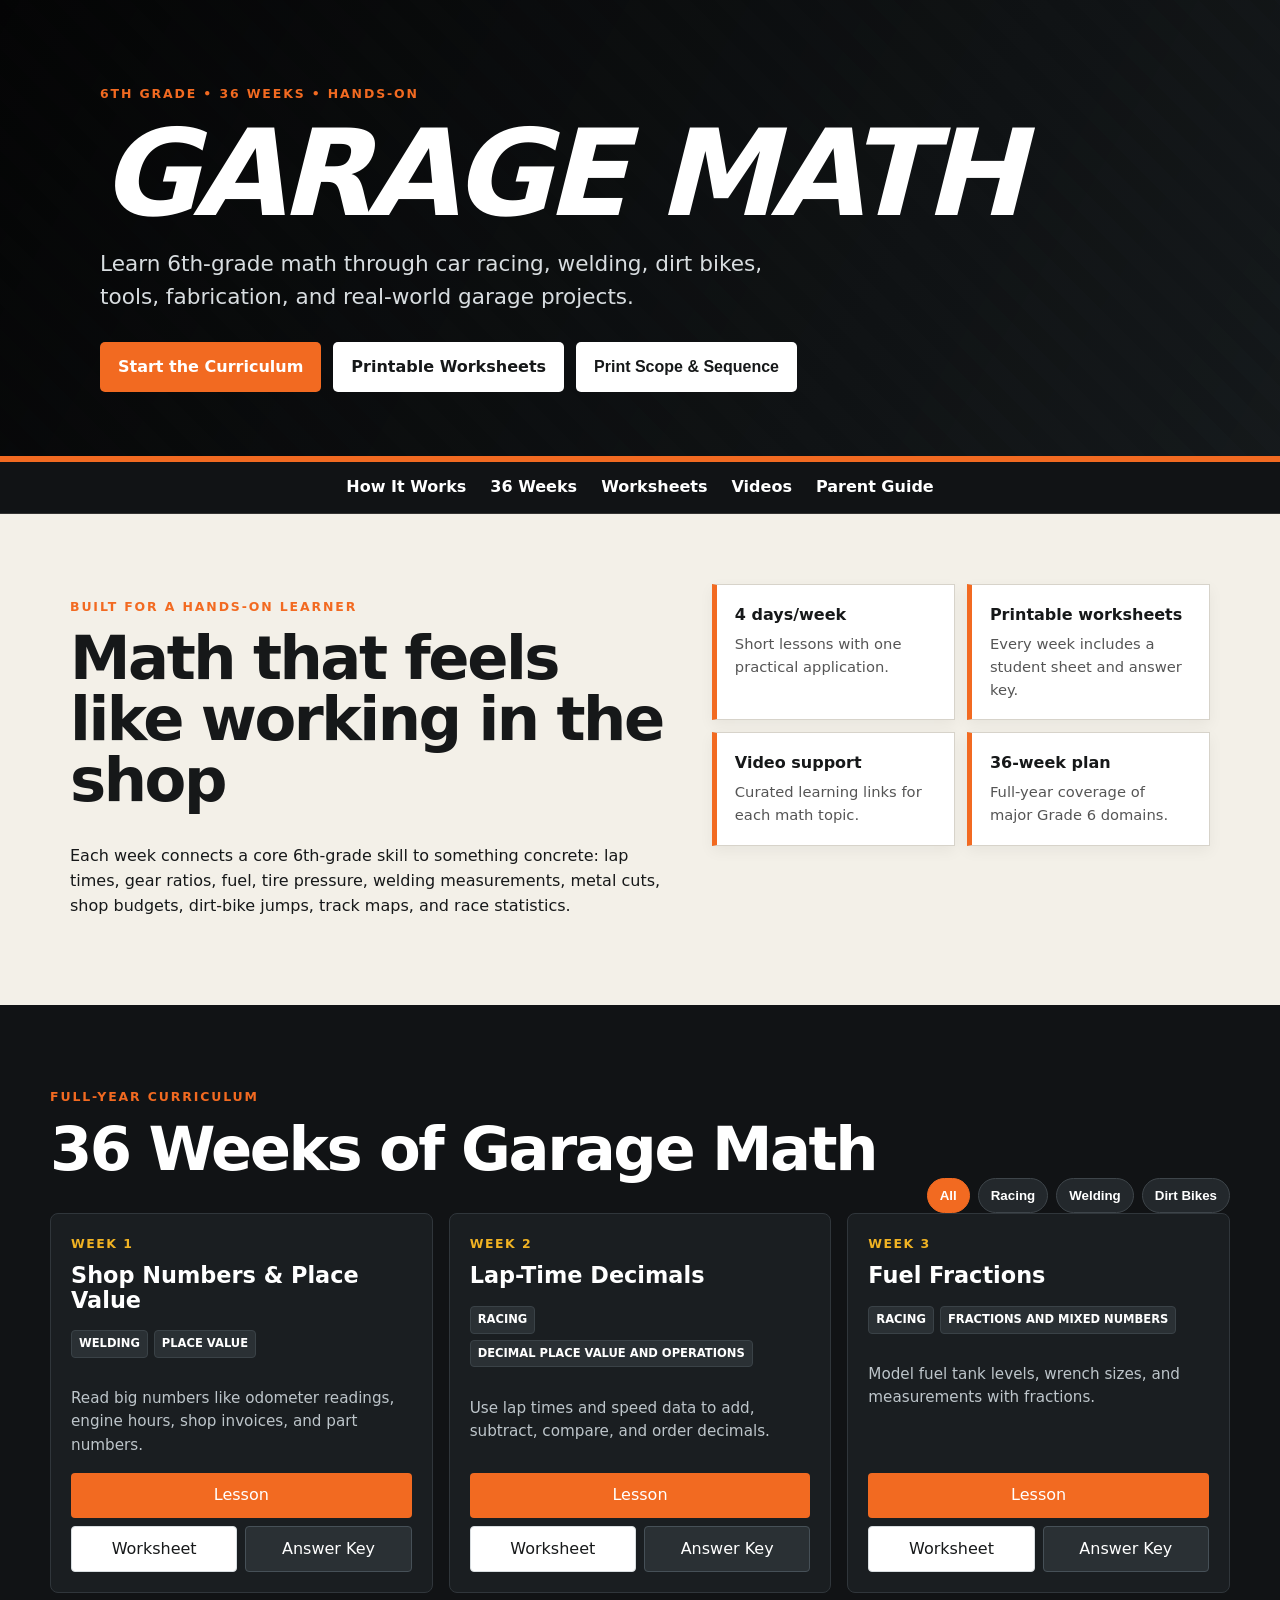
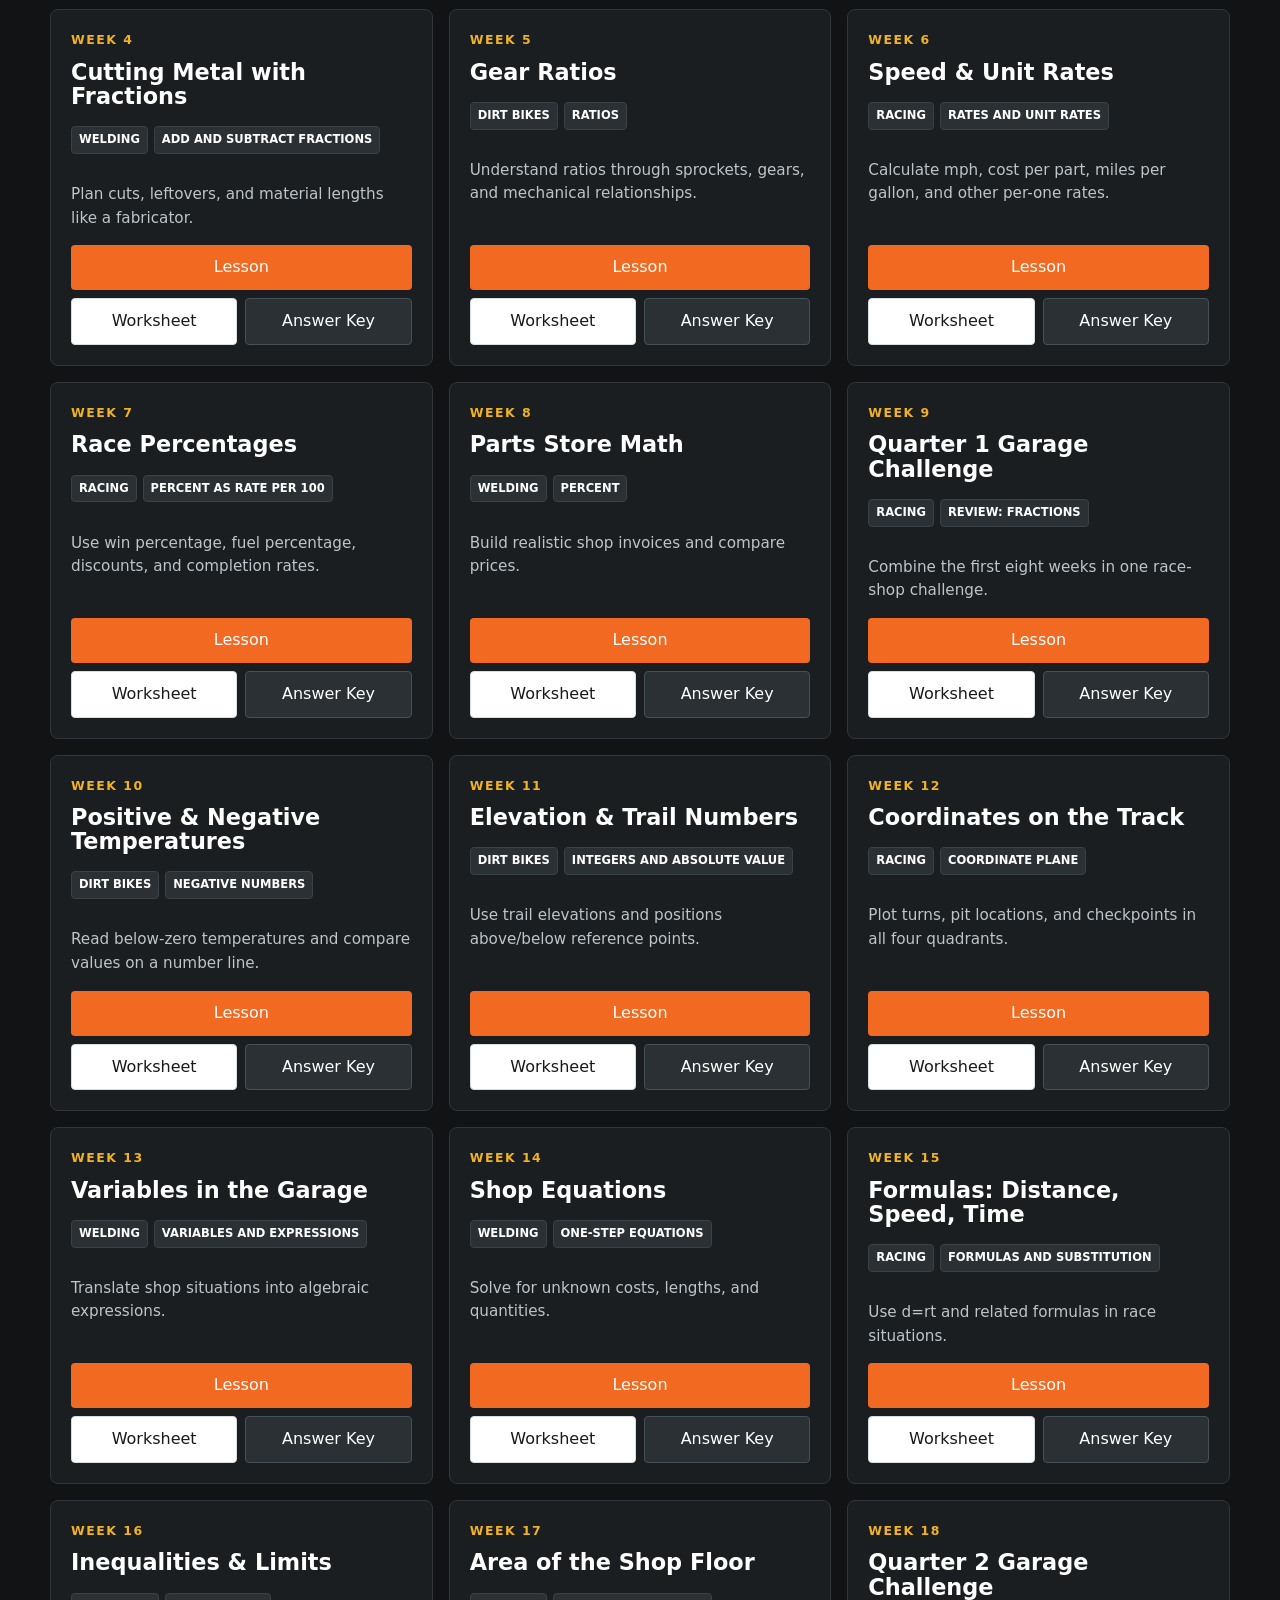
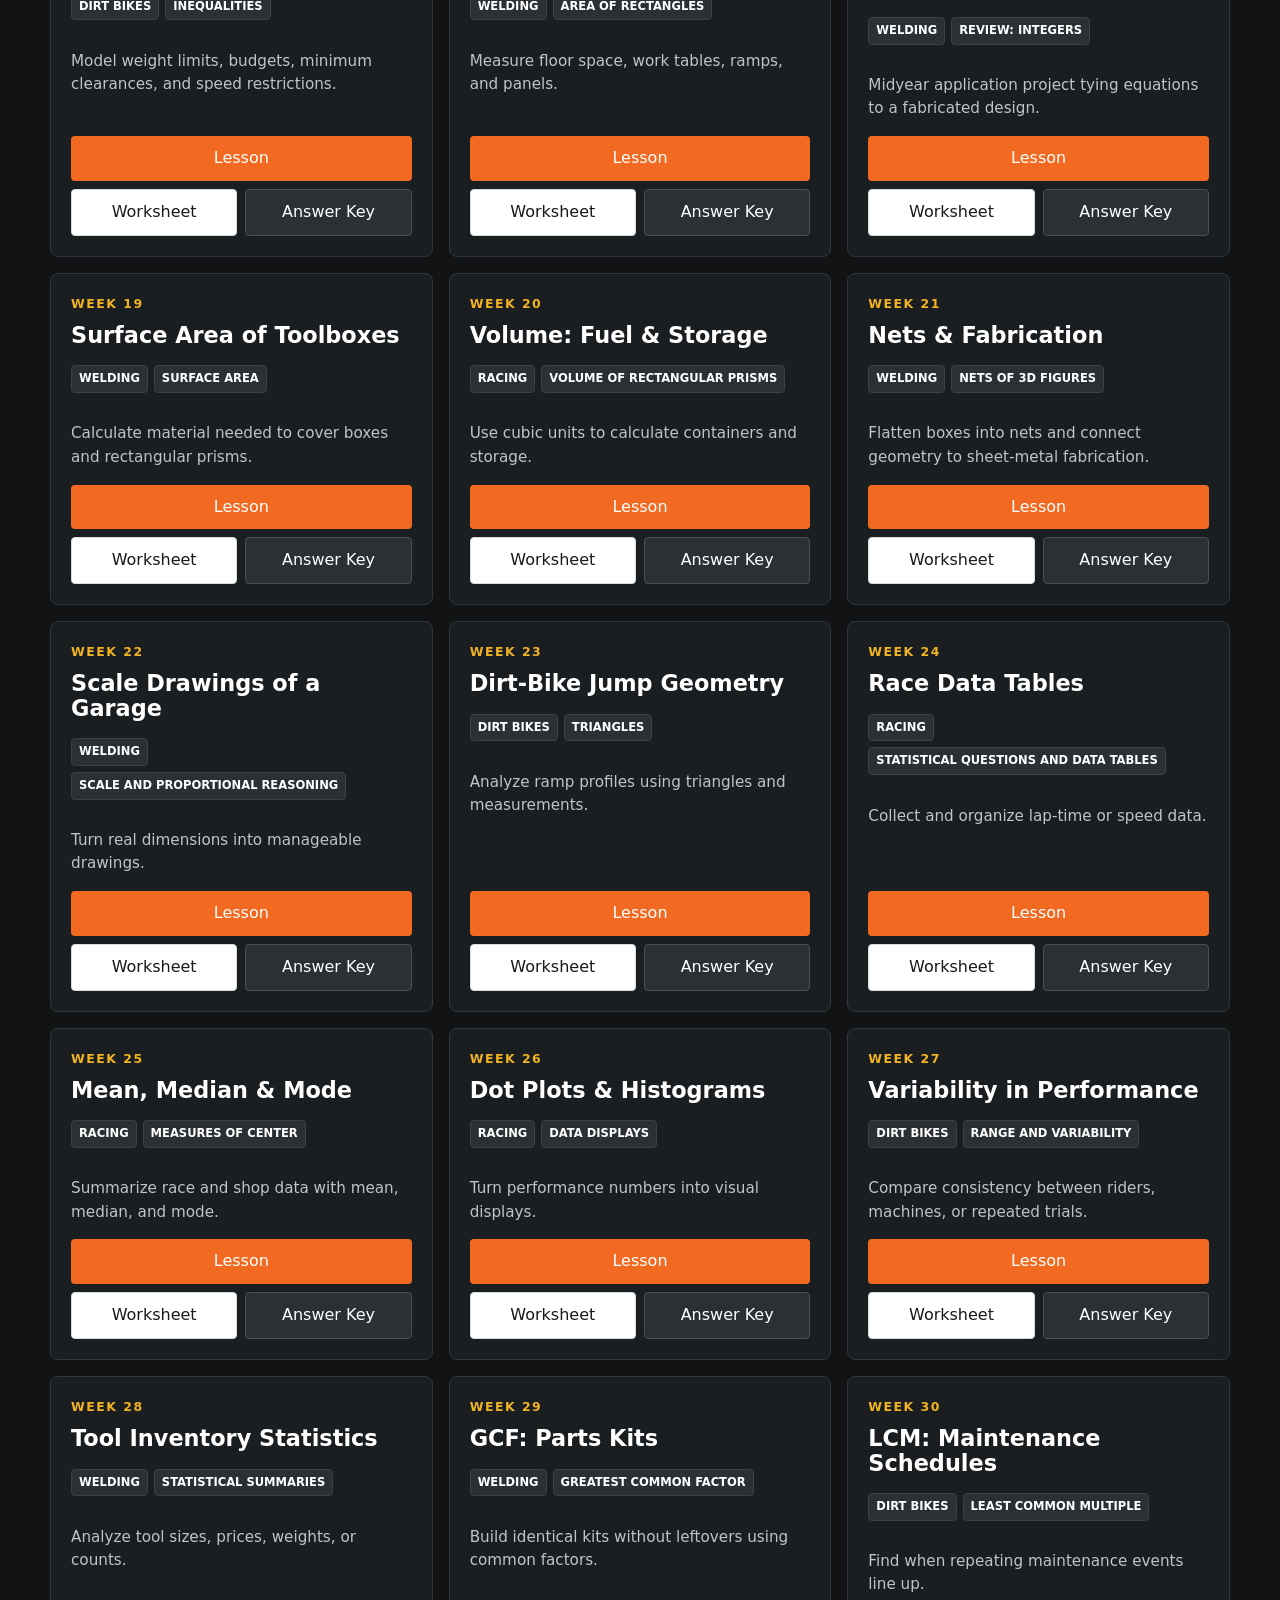
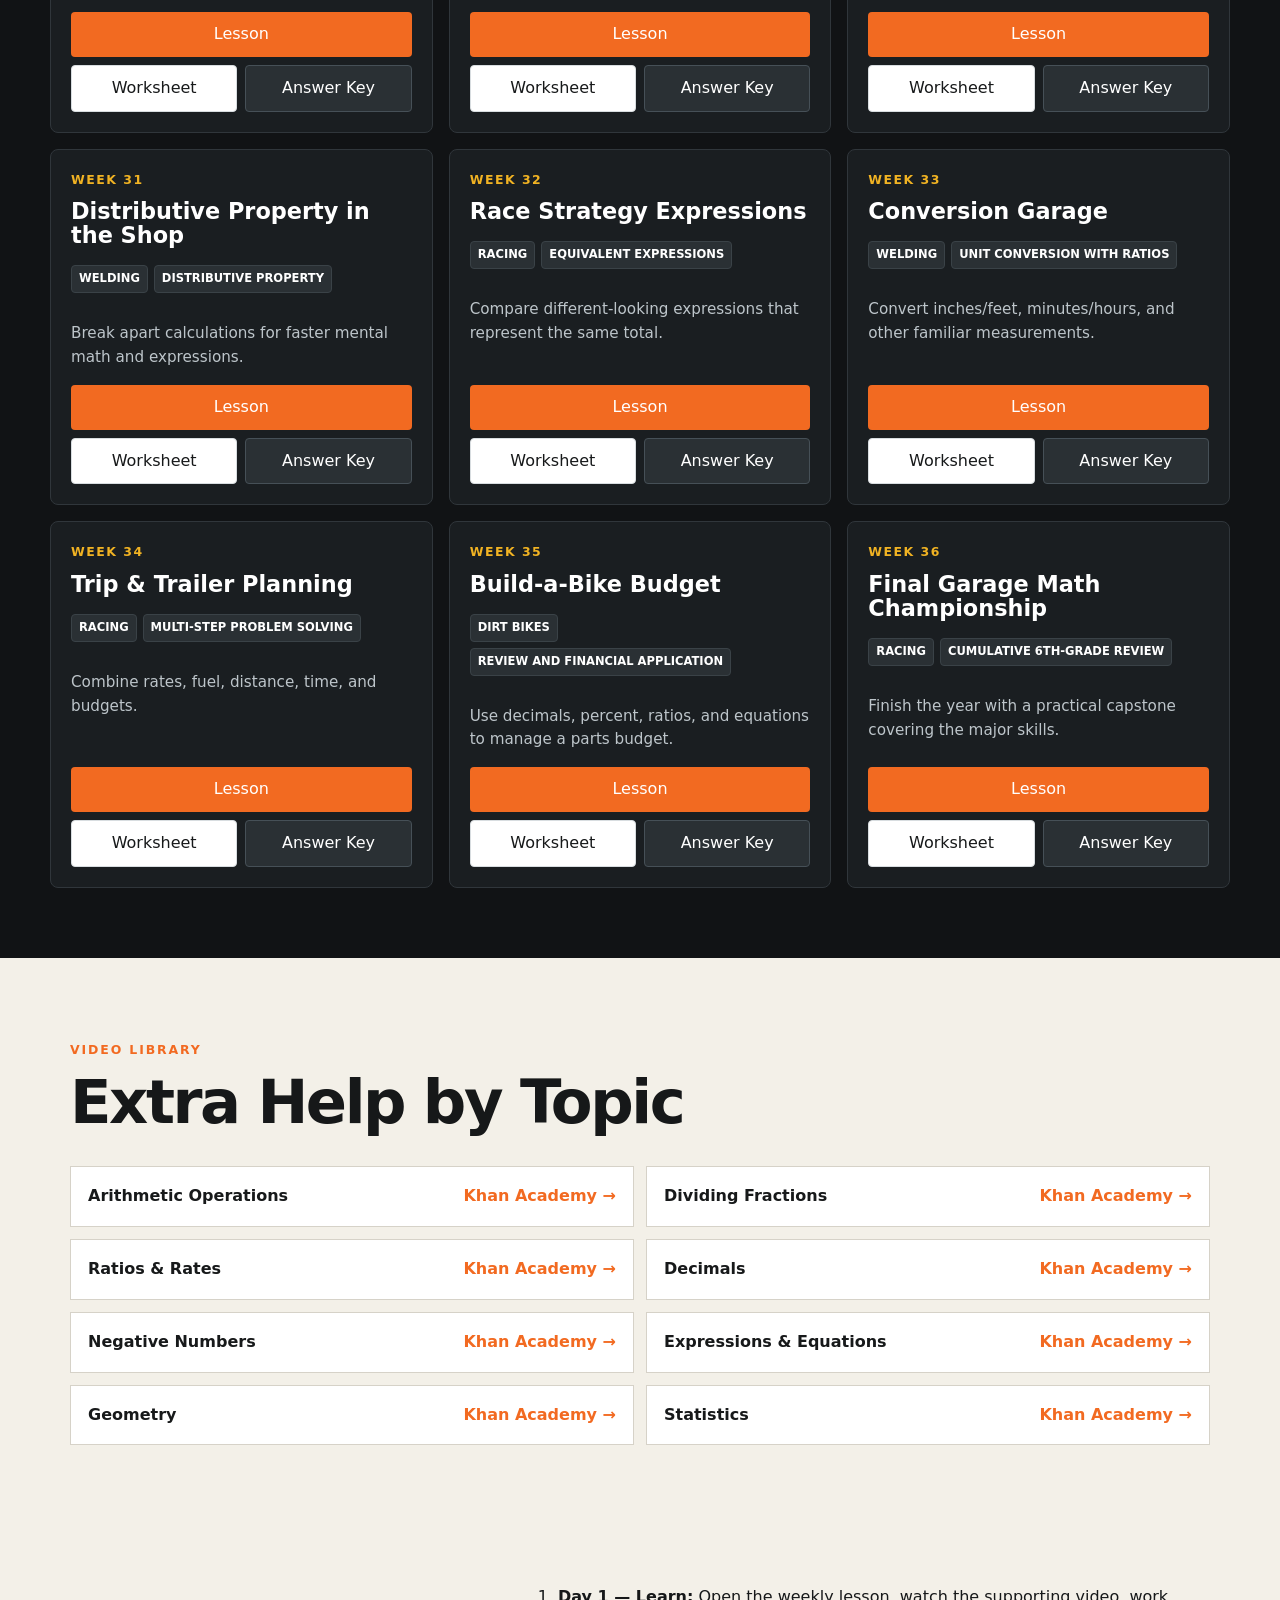
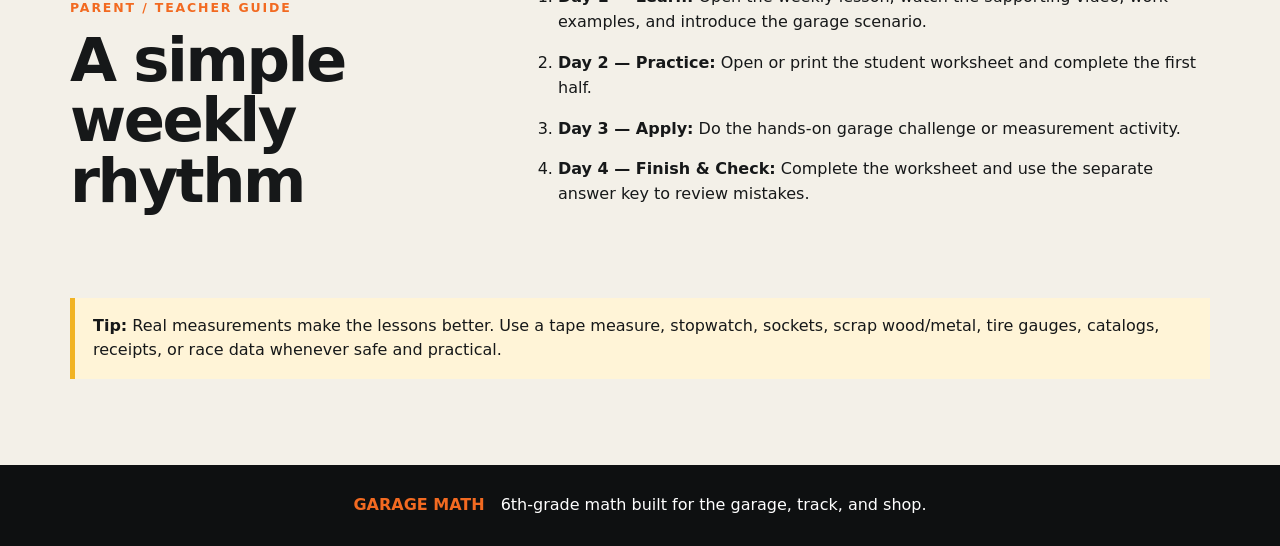
<file: index.html>
<!doctype html>
<html lang="en">
<head>
  <meta charset="utf-8" />
  <meta name="viewport" content="width=device-width, initial-scale=1" />
  <meta name="description" content="Garage Math: a hands-on 6th grade math curriculum built around car racing, welding, and dirt bikes." />
  <title>Garage Math | 6th Grade</title>
  <link rel="stylesheet" href="styles.css" />
</head>
<body>
  <header class="hero">
    <div class="hero-inner">
      <p class="eyebrow">6TH GRADE • 36 WEEKS • HANDS-ON</p>
      <h1>GARAGE MATH</h1>
      <p class="tagline">Learn 6th-grade math through car racing, welding, dirt bikes, tools, fabrication, and real-world garage projects.</p>
      <div class="hero-actions">
        <a class="btn primary" href="#weeks">Start the Curriculum</a>
        <a class="btn secondary" href="print.html">Printable Worksheets</a>
        <button class="btn secondary" id="printScope">Print Scope & Sequence</button>
      </div>
    </div>
  </header>

  <nav class="topnav" aria-label="Main navigation">
    <a href="#how">How It Works</a>
    <a href="#weeks">36 Weeks</a>
    <a href="print.html">Worksheets</a>
    <a href="#videos">Videos</a>
    <a href="#parent">Parent Guide</a>
  </nav>

  <main>
    <section id="how" class="section intro-grid">
      <div>
        <p class="section-kicker">Built for a hands-on learner</p>
        <h2>Math that feels like working in the shop</h2>
        <p>Each week connects a core 6th-grade skill to something concrete: lap times, gear ratios, fuel, tire pressure, welding measurements, metal cuts, shop budgets, dirt-bike jumps, track maps, and race statistics.</p>
      </div>
      <div class="feature-list">
        <article><strong>4 days/week</strong><span>Short lessons with one practical application.</span></article>
        <article><strong>Printable worksheets</strong><span>Every week includes a student sheet and answer key.</span></article>
        <article><strong>Video support</strong><span>Curated learning links for each math topic.</span></article>
        <article><strong>36-week plan</strong><span>Full-year coverage of major Grade 6 domains.</span></article>
      </div>
    </section>

    <section id="weeks" class="section dark-section">
      <div class="section-heading">
        <div>
          <p class="section-kicker">Full-year curriculum</p>
          <h2>36 Weeks of Garage Math</h2>
        </div>
        <div class="filters" aria-label="Curriculum filters">
          <button class="filter active" data-filter="all">All</button>
          <button class="filter" data-filter="racing">Racing</button>
          <button class="filter" data-filter="welding">Welding</button>
          <button class="filter" data-filter="dirtbike">Dirt Bikes</button>
        </div>
      </div>
      <div id="weekGrid" class="week-grid"></div>
    </section>

    <section id="videos" class="section">
      <p class="section-kicker">Video library</p>
      <h2>Extra Help by Topic</h2>
      <div class="video-grid">
        <a target="_blank" rel="noopener" href="https://www.khanacademy.org/math/cc-sixth-grade-math/cc-6th-arithmetic-operations">Arithmetic Operations <span>Khan Academy →</span></a>
        <a target="_blank" rel="noopener" href="https://www.khanacademy.org/math/cc-sixth-grade-math/cc-6th-arithmetic-operations/cc-6th-dividing-fractions">Dividing Fractions <span>Khan Academy →</span></a>
        <a target="_blank" rel="noopener" href="https://www.khanacademy.org/math/cc-sixth-grade-math/cc-6th-ratios-prop-topic">Ratios & Rates <span>Khan Academy →</span></a>
        <a target="_blank" rel="noopener" href="https://www.khanacademy.org/math/cc-sixth-grade-math/cc-6th-arithmetic-operations/cc-6th-decimals">Decimals <span>Khan Academy →</span></a>
        <a target="_blank" rel="noopener" href="https://www.khanacademy.org/math/cc-sixth-grade-math/cc-6th-negative-number-topic">Negative Numbers <span>Khan Academy →</span></a>
        <a target="_blank" rel="noopener" href="https://www.khanacademy.org/math/cc-sixth-grade-math/cc-6th-expressions-and-variables">Expressions & Equations <span>Khan Academy →</span></a>
        <a target="_blank" rel="noopener" href="https://www.khanacademy.org/math/cc-sixth-grade-math/cc-6th-geometry-topic">Geometry <span>Khan Academy →</span></a>
        <a target="_blank" rel="noopener" href="https://www.khanacademy.org/math/cc-sixth-grade-math/cc-6th-data-statistics">Statistics <span>Khan Academy →</span></a>
      </div>
    </section>

    <section id="parent" class="section parent-section">
      <div>
        <p class="section-kicker">Parent / teacher guide</p>
        <h2>A simple weekly rhythm</h2>
      </div>
      <ol class="rhythm">
        <li><b>Day 1 — Learn:</b> Open the weekly lesson, watch the supporting video, work examples, and introduce the garage scenario.</li>
        <li><b>Day 2 — Practice:</b> Open or print the student worksheet and complete the first half.</li>
        <li><b>Day 3 — Apply:</b> Do the hands-on garage challenge or measurement activity.</li>
        <li><b>Day 4 — Finish & Check:</b> Complete the worksheet and use the separate answer key to review mistakes.</li>
      </ol>
      <p class="note"><strong>Tip:</strong> Real measurements make the lessons better. Use a tape measure, stopwatch, sockets, scrap wood/metal, tire gauges, catalogs, receipts, or race data whenever safe and practical.</p>
    </section>
  </main>

  <footer>
    <strong>GARAGE MATH</strong>
    <span>6th-grade math built for the garage, track, and shop.</span>
  </footer>

  <dialog id="weekDialog">
    <button class="close" aria-label="Close">×</button>
    <div id="dialogContent"></div>
  </dialog>

  <script src="boot.js?v=20260901-pdf2"></script>
  <script src="links.js?v=20260901-pdf2"></script>
</body>
</html>
</file>
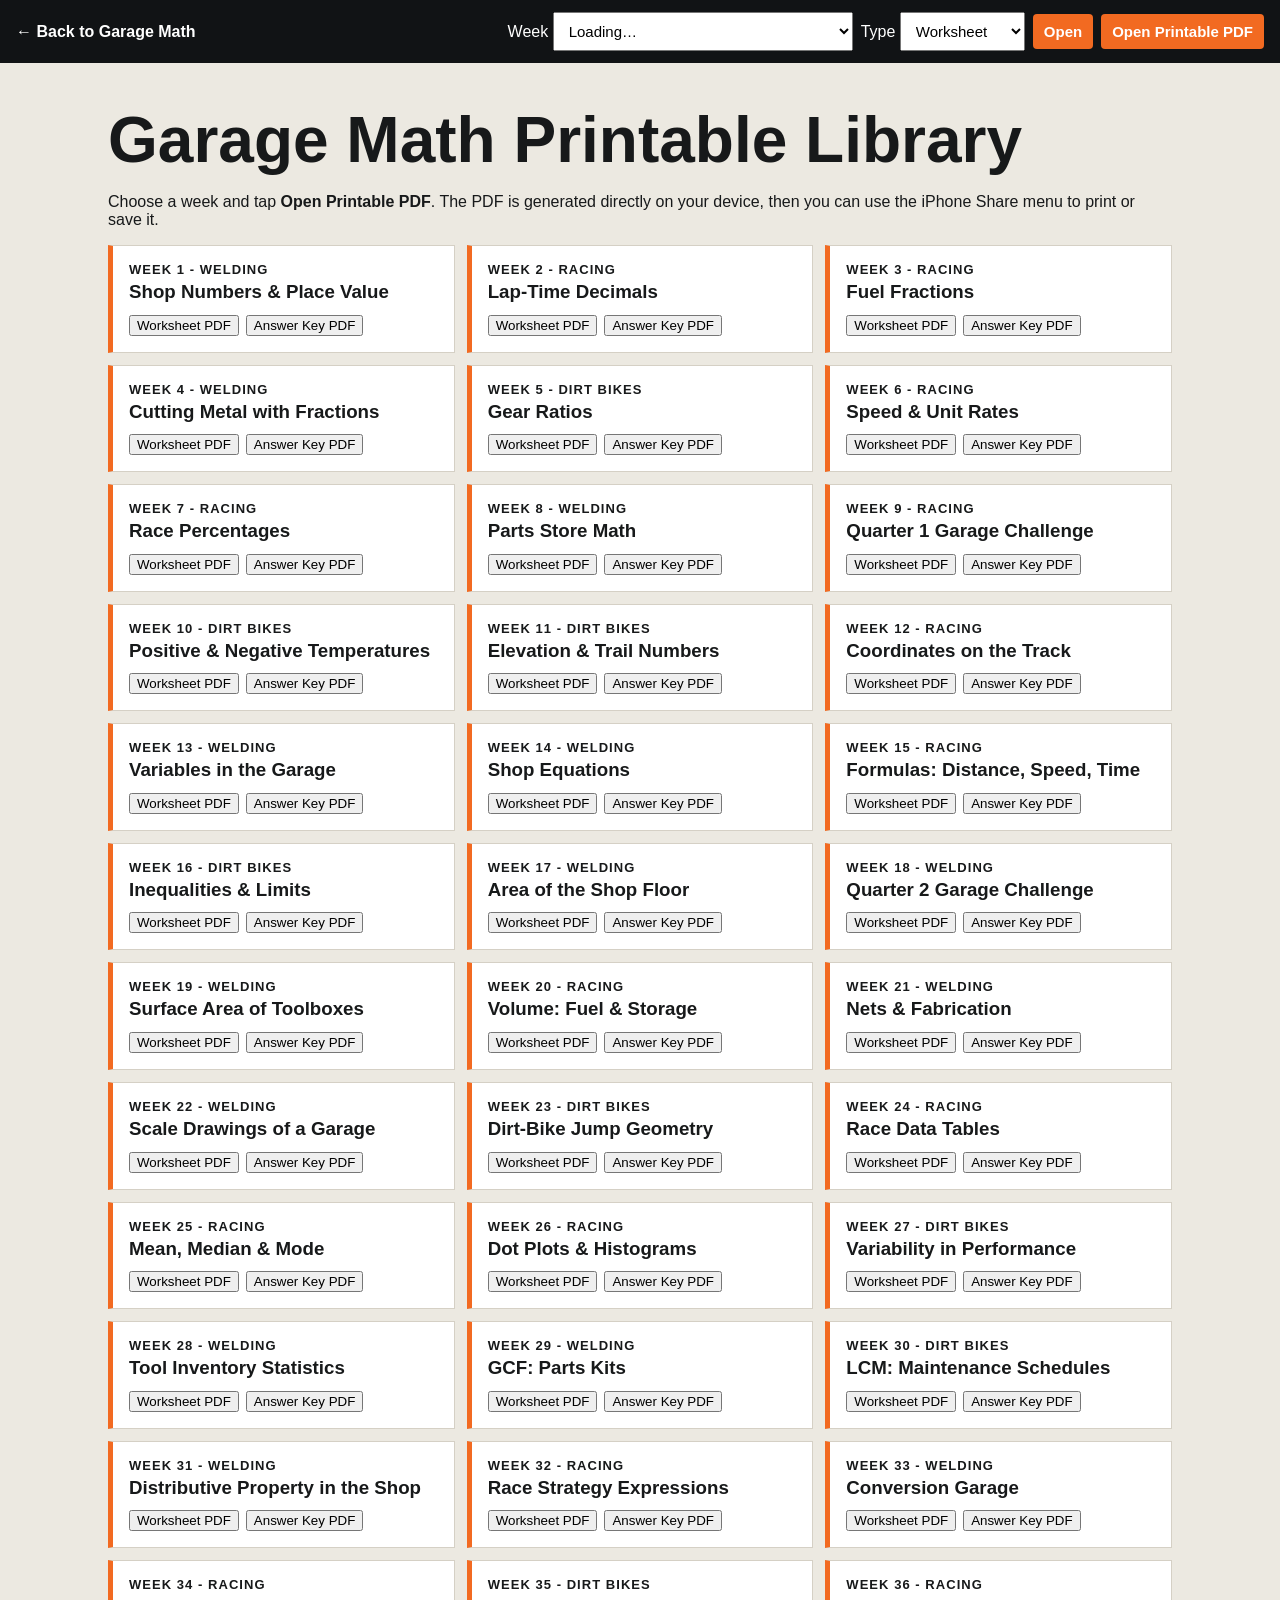
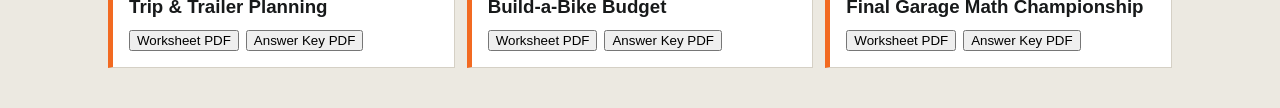
<file: print.html>
<!doctype html>
<html lang="en">
<head>
  <meta charset="utf-8" />
  <meta name="viewport" content="width=device-width, initial-scale=1" />
  <title>Garage Math Printable Worksheets</title>
  <link rel="stylesheet" href="print.css" />
</head>
<body>
  <header class="toolbar no-print">
    <a href="index.html">← Back to Garage Math</a>
    <div class="controls">
      <label>Week <select id="weekSelect"><option>Loading…</option></select></label>
      <label>Type <select id="typeSelect"><option value="worksheet">Worksheet</option><option value="key">Answer Key</option></select></label>
      <button id="openBtn">Open</button>
      <button id="printBtn">Open Printable PDF</button>
    </div>
  </header>

  <main>
    <section id="library" class="library no-print">
      <h1>Garage Math Printable Library</h1>
      <p>Choose a week and tap <strong>Open Printable PDF</strong>. The PDF is generated directly on your device, then you can use the iPhone Share menu to print or save it.</p>
      <div id="libraryGrid" class="library-grid"></div>
    </section>
    <section id="sheet" class="sheet" hidden></section>
  </main>

  <div hidden>
    <div id="weekGrid"></div>
    <dialog id="weekDialog"><button class="close">x</button><div id="dialogContent"></div></dialog>
    <button id="printScope"></button>
  </div>

  <script src="boot.js?v=20260901-pdf2"></script>
  <script src="print-loader.js?v=20260901-pdf2"></script>
</body>
</html>
</file>
<file: styles.css>
:root{--bg:#111315;--panel:#1a1e21;--paper:#f3f0e8;--ink:#161819;--muted:#697077;--orange:#f26a21;--yellow:#f1b323;--line:#30363b;--white:#fff}*{box-sizing:border-box}html{scroll-behavior:smooth}body{margin:0;font-family:Inter,ui-sans-serif,system-ui,-apple-system,BlinkMacSystemFont,"Segoe UI",sans-serif;background:var(--paper);color:var(--ink);line-height:1.55}.hero{background:linear-gradient(120deg,rgba(0,0,0,.88),rgba(16,20,22,.73)),repeating-linear-gradient(45deg,#24292c 0,#24292c 18px,#202427 18px,#202427 36px);color:#fff;padding:72px 20px 64px;border-bottom:6px solid var(--orange)}.hero-inner{max-width:1080px;margin:auto}.eyebrow,.section-kicker{letter-spacing:.15em;text-transform:uppercase;font-weight:900;font-size:.78rem;color:var(--orange)}h1{font-size:clamp(3rem,10vw,7.5rem);line-height:.86;margin:.15em 0 .15em;font-style:italic;letter-spacing:-.05em}h2{font-size:clamp(2rem,5vw,3.8rem);line-height:1;margin:.2em 0 .55em;letter-spacing:-.04em}.tagline{font-size:clamp(1rem,2vw,1.35rem);max-width:720px;color:#d8dde0}.hero-actions{display:flex;gap:12px;flex-wrap:wrap;margin-top:28px}.btn{border:0;border-radius:5px;padding:13px 18px;font-weight:900;font-size:1rem;cursor:pointer;text-decoration:none}.primary{background:var(--orange);color:#fff}.secondary{background:#fff;color:#161819}.topnav{display:flex;gap:24px;justify-content:center;position:sticky;top:0;z-index:5;background:#111315;padding:13px 18px;border-bottom:1px solid #333;overflow:auto}.topnav a{color:white;text-decoration:none;font-weight:800;white-space:nowrap}.section{padding:70px 20px;max-width:1180px;margin:auto}.intro-grid{display:grid;grid-template-columns:1.2fr 1fr;gap:44px;align-items:start}.feature-list{display:grid;grid-template-columns:1fr 1fr;gap:12px}.feature-list article{padding:18px;background:#fff;border:1px solid #d7d3ca;border-left:5px solid var(--orange);box-shadow:0 5px 14px rgba(0,0,0,.05)}.feature-list strong,.feature-list span{display:block}.feature-list span{font-size:.92rem;color:#555;margin-top:5px}.dark-section{max-width:none;background:var(--bg);color:white}.dark-section>.section-heading,.dark-section>.week-grid{max-width:1180px;margin-left:auto;margin-right:auto}.section-heading{display:flex;align-items:end;justify-content:space-between;gap:24px}.filters{display:flex;gap:8px;flex-wrap:wrap}.filter{background:#23282c;color:white;border:1px solid #3e454a;padding:9px 12px;border-radius:999px;font-weight:800;cursor:pointer}.filter.active{background:var(--orange);border-color:var(--orange)}.week-grid{display:grid;grid-template-columns:repeat(3,minmax(0,1fr));gap:16px}.week-card{background:var(--panel);border:1px solid var(--line);border-radius:8px;padding:20px;display:flex;flex-direction:column;min-height:245px}.week-num{font-size:.78rem;color:var(--yellow);font-weight:900;letter-spacing:.12em}.week-card h3{font-size:1.4rem;line-height:1.08;margin:10px 0}.week-card p{color:#bdc5ca;font-size:.95rem;flex:1}.tags{display:flex;gap:6px;flex-wrap:wrap;margin:8px 0 14px}.tag{font-size:.72rem;font-weight:900;background:#2a3034;border:1px solid #3a4247;padding:4px 7px;border-radius:4px;text-transform:uppercase}.open-week{align-self:flex-start;border:0;background:var(--orange);color:white;font-weight:900;padding:9px 12px;border-radius:4px;cursor:pointer}.video-grid{display:grid;grid-template-columns:repeat(2,minmax(0,1fr));gap:12px}.video-grid a{display:flex;justify-content:space-between;gap:20px;background:#fff;padding:17px;border:1px solid #d6d2c8;text-decoration:none;color:#17191a;font-weight:900}.video-grid span{color:var(--orange);white-space:nowrap}.parent-section{display:grid;grid-template-columns:.9fr 1.4fr;gap:36px}.rhythm{margin:0;padding-left:1.25rem}.rhythm li{margin-bottom:16px}.note{grid-column:1/-1;background:#fff4d7;border-left:5px solid var(--yellow);padding:16px 18px}footer{background:#0e1011;color:white;padding:28px 20px;display:flex;gap:16px;justify-content:center;flex-wrap:wrap}footer strong{color:var(--orange)}dialog{width:min(760px,92vw);max-height:88vh;border:1px solid #394045;border-radius:10px;padding:0;background:#f8f5ed;box-shadow:0 24px 60px rgba(0,0,0,.45)}dialog::backdrop{background:rgba(0,0,0,.72)}#dialogContent{padding:30px}.close{float:right;margin:12px;border:0;background:#111;color:#fff;border-radius:999px;width:36px;height:36px;font-size:1.5rem;cursor:pointer}.lesson-box{background:white;border:1px solid #ddd8cd;padding:16px;margin:14px 0}.lesson-box h4{margin:0 0 7px}.worksheet{background:#fff;padding:18px;border:2px dashed #aba69c;margin-top:18px}.answer-key{margin-top:12px}.resource-link{display:inline-block;margin:4px 8px 4px 0;color:#c64e13;font-weight:900}@media(max-width:850px){.intro-grid,.parent-section{grid-template-columns:1fr}.week-grid{grid-template-columns:1fr 1fr}.section-heading{align-items:start;flex-direction:column}.feature-list{grid-template-columns:1fr 1fr}}@media(max-width:580px){.week-grid,.feature-list,.video-grid{grid-template-columns:1fr}.hero{padding-top:52px}.section{padding:52px 18px}.topnav{justify-content:flex-start}}@media print{.topnav,.hero-actions,.filters,.open-week,.close,footer{display:none!important}.hero{background:white;color:black;border:0;padding:20px}.tagline{color:#333}.dark-section{background:white;color:black}.week-card{break-inside:avoid;background:white;color:black;border:1px solid #aaa;min-height:auto}.week-card p{color:#333}.tag{color:black;background:white}.section{padding:20px}.week-grid{grid-template-columns:1fr 1fr}dialog[open]{position:static;width:auto;max-height:none;box-shadow:none;border:0}.resource-link{color:black}}
</file>
<file: print.css>
*{box-sizing:border-box}body{margin:0;font-family:Arial,Helvetica,sans-serif;background:#ece9e1;color:#17191a}.toolbar{position:sticky;top:0;z-index:5;background:#111315;color:#fff;padding:12px 16px;display:flex;justify-content:space-between;gap:16px;align-items:center;flex-wrap:wrap}.toolbar a{color:#fff;font-weight:700;text-decoration:none}.controls{display:flex;gap:8px;align-items:center;flex-wrap:wrap}.controls select,.controls button{padding:9px 11px;font-size:15px}.controls button{background:#f26a21;color:#fff;border:0;border-radius:4px;font-weight:800}.library{max-width:1100px;margin:40px auto;padding:0 18px}.library h1{font-size:clamp(2rem,6vw,4rem);margin:.2em 0}.library-grid{display:grid;grid-template-columns:repeat(3,minmax(0,1fr));gap:12px}.lib-card{background:white;border:1px solid #d5d0c5;padding:16px;border-left:5px solid #f26a21}.lib-card h3{margin:5px 0 12px;line-height:1.1}.lib-actions{display:flex;gap:7px;flex-wrap:wrap}.lib-actions a{background:#17191a;color:#fff;padding:8px 10px;border-radius:4px;text-decoration:none;font-weight:800;font-size:.9rem}.lib-actions a:last-child{background:#5b6064}.sheet{width:8.5in;min-height:11in;margin:22px auto;background:white;padding:.48in .55in;box-shadow:0 10px 25px rgba(0,0,0,.16)}.brand-row{display:flex;justify-content:space-between;align-items:flex-start;border-bottom:4px solid #f26a21;padding-bottom:10px;margin-bottom:16px}.brand{font-size:25px;font-weight:900;font-style:italic}.week-label{font-size:13px;font-weight:900;letter-spacing:.08em;text-transform:uppercase}.sheet h1{font-size:25px;margin:5px 0 4px}.skill{font-size:14px;margin:0;color:#444}.student-line{display:grid;grid-template-columns:1fr 1fr;gap:24px;margin:18px 0}.line{border-bottom:1px solid #222;height:24px}.section-title{margin:18px 0 8px;padding:7px 9px;background:#17191a;color:white;font-size:15px;font-weight:900;text-transform:uppercase;letter-spacing:.04em}.directions{font-size:13px;color:#444}.problems{padding-left:24px}.problems li{margin:0 0 17px;padding-left:3px}.work-lines{height:48px;background:repeating-linear-gradient(to bottom,transparent 0,transparent 22px,#bcbcbc 23px)}.open-response{border:1px solid #aaa;padding:10px;margin:10px 0;min-height:76px}.project-box{border:2px solid #f26a21;padding:12px}.project-box p{margin:4px 0 10px}.planner-grid{display:grid;grid-template-columns:1fr 1fr;gap:10px}.planner-cell{border:1px solid #aaa;min-height:74px;padding:8px;font-size:12px}.answer{padding:10px 0;border-bottom:1px solid #ddd}.answer b{display:inline-block;min-width:28px}.key-note{background:#f3efe5;border-left:5px solid #f1b323;padding:10px;margin:12px 0;font-size:13px}.footer-note{text-align:center;font-size:11px;color:#666;margin-top:16px}@media(max-width:900px){.library-grid{grid-template-columns:1fr 1fr}.sheet{width:calc(100% - 20px);min-height:auto;margin:10px}.student-line,.planner-grid{grid-template-columns:1fr}}@media(max-width:560px){.library-grid{grid-template-columns:1fr}}@media print{@page{size:letter;margin:0}.no-print{display:none!important}body{background:white}.sheet{display:block!important;width:8.5in;min-height:11in;margin:0;box-shadow:none;padding:.45in .52in}.sheet[hidden]{display:none!important}.open-response,.project-box,.planner-cell{break-inside:avoid}.section-title{print-color-adjust:exact;-webkit-print-color-adjust:exact}.brand-row{border-bottom-color:#000}.project-box{border-color:#000}}
</file>
